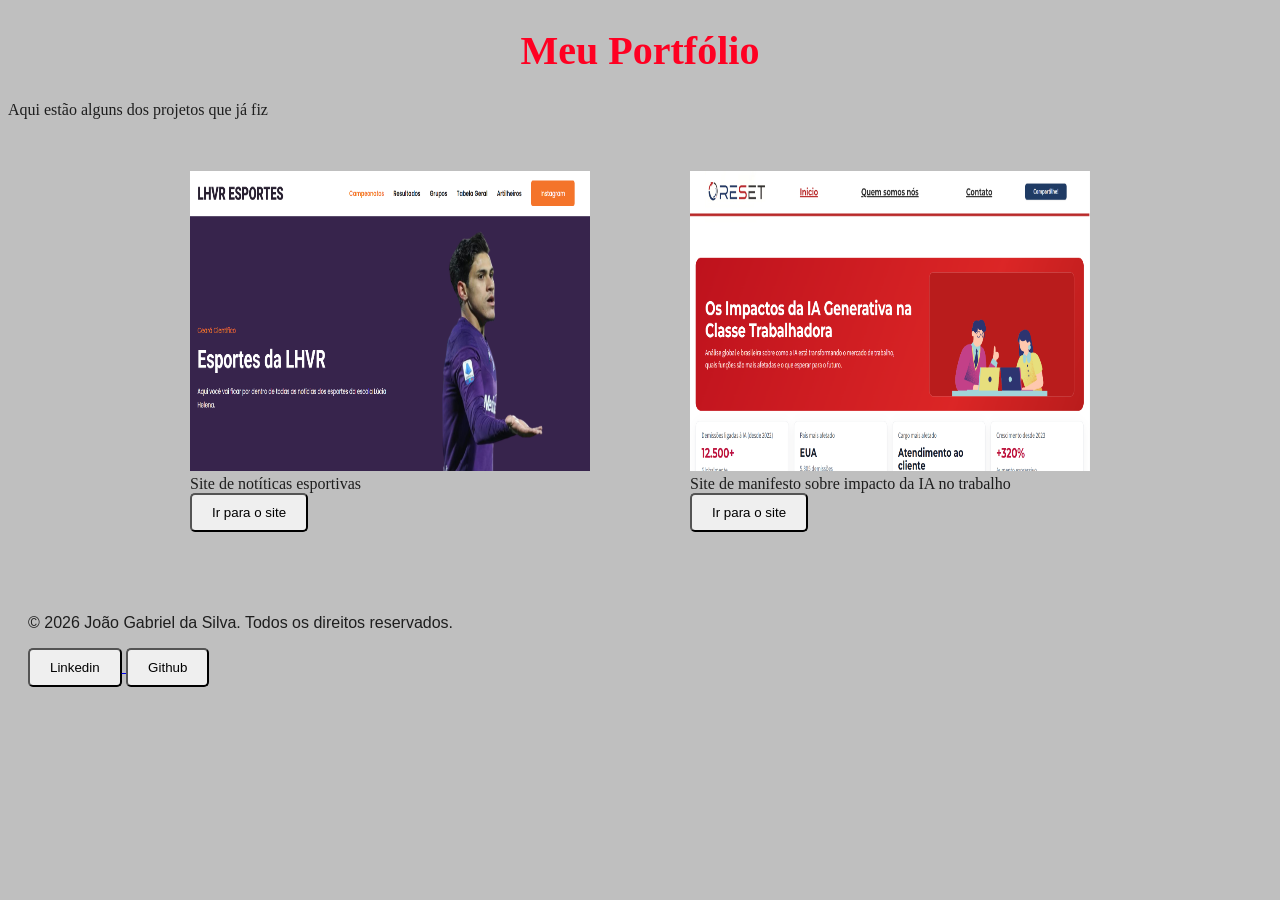
<file: index.html>
<!DOCTYPE html>
<html lang="pt-BR">
<head>
    <meta charset="UTF-8">
    <meta name="viewport" content="width=device-width, initial-scale=1.0">
    <title>Minha Primeira Página</title>
    <link rel="stylesheet" href="style.css">
</head>
<body>
    <h1 id="titulo-principal">Meu Portfólio</h1>
    <p>Aqui estão alguns dos projetos que já fiz</p>
    <article class="article">
        <figure>
             <img src="lhvr esportes.png" alt="Site de notícias esportivas" width="400px" height="300px"> 
            <figcaption>Site de notíticas esportivas</figcaption>
             <a href="https://lhvr-news.vercel.app/index.html">
      <button class="botao-primario">Ir para o site</button>
     </a>
        </figure>
        <figure>
            <img src="manisfesto reset.png" alt="Manifesto do impacto da IA na classe trabalhadora" width="400px" height="300px">
            <figcaption>Site de manifesto sobre impacto da IA no trabalho</figcaption>
             <a href="https://manifesto-reset.vercel.app/#/">
      <button class="botao-primario">Ir para o site</button>
     </a>
        </figure>
        
        
    </article>
    <footer class="rodape-principal">
  <article>
    <p>&copy; 2026 João Gabriel da Silva. Todos os direitos reservados.</p>
    
    
      <a href="https://www.linkedin.com/in/joão-silva-2331a2423?utm_source=share_via&utm_content=profile&utm_medium=member_ios">
        <button class="botao-primario">Linkedin</button>
      </a>
      <a href="https://github.com/joaogabrielsmd/AUTORA-O-II">
         <button class="botao-primario">Github</button>
      </a>
      
    
  </article>
</footer>

    
    
    
</body>
</html>
</file>
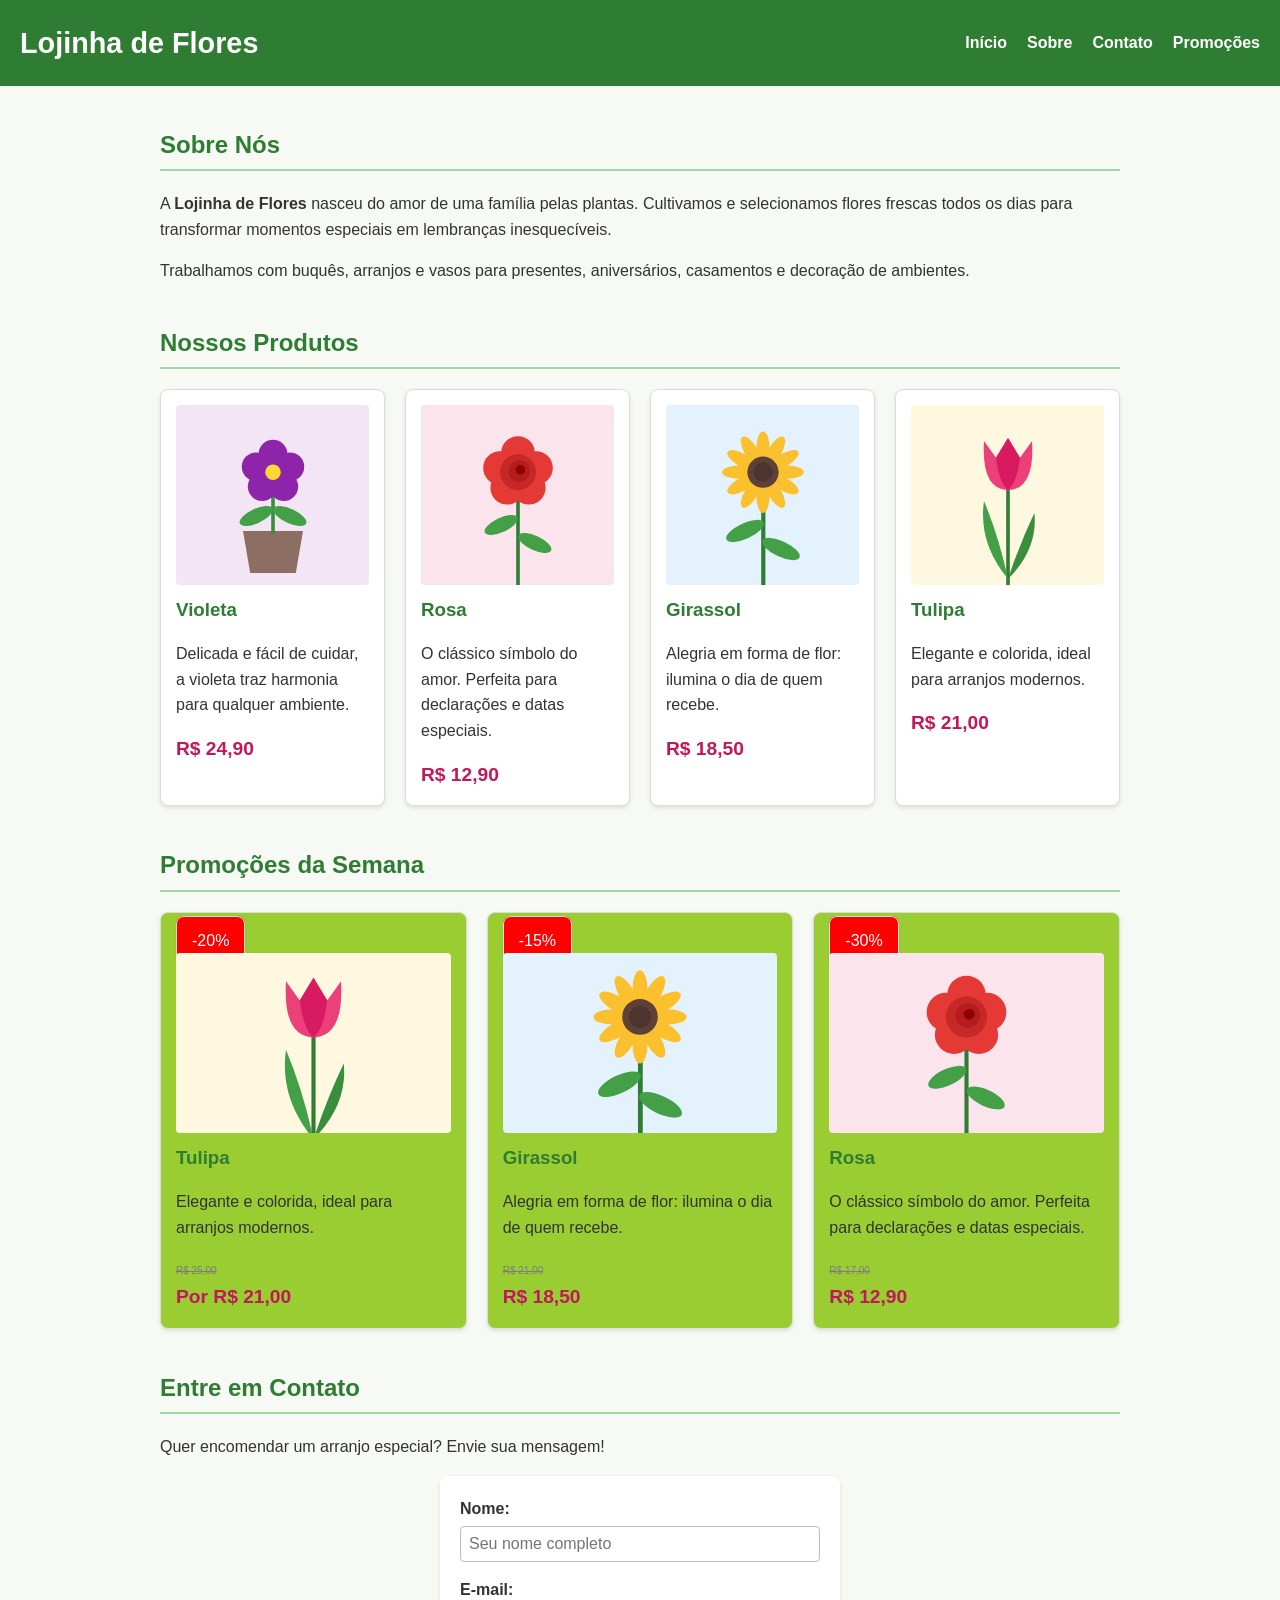
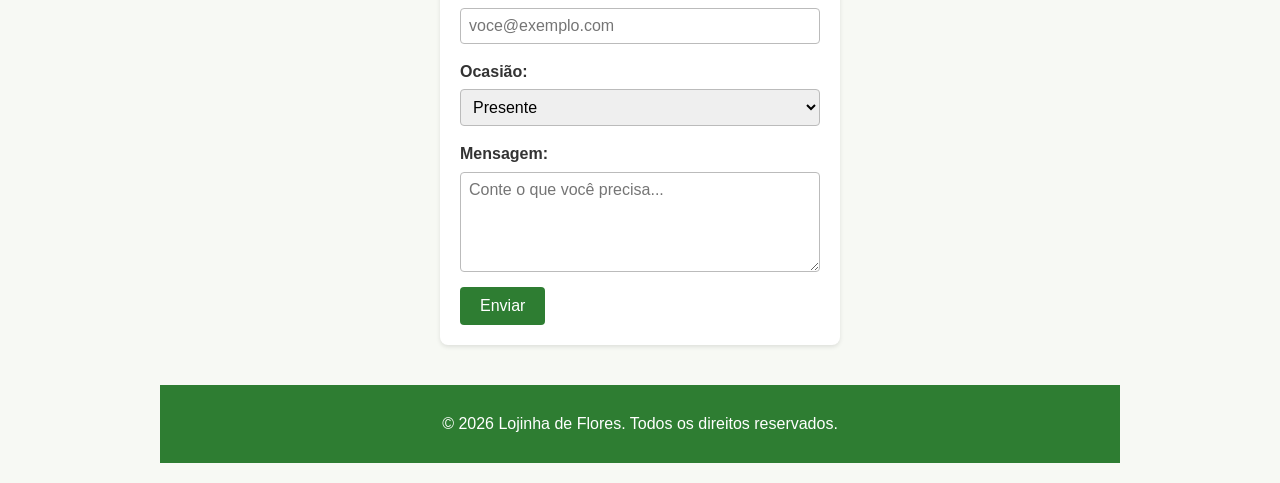
<file: lojinha-de-flores/index.html>
<!DOCTYPE html>
<html lang="pt-br">
<head>
    <meta charset="UTF-8">
    <meta name="viewport" content="width=device-width, initial-scale=1.0">
    <title>Lojinha de Flores</title>
    <link rel="stylesheet" href="style.css">
</head>
<body>
    <header id="inicio">
        <h1>Lojinha de Flores</h1>
        <nav>
            <ul>
            <li><a href="#inicio">Início</a></li>
            <li><a href="#sobre">Sobre</a></li>
            <li><a href="#contato">Contato</a></li>
            <li><a href="#promocoes">Promoções</a></li>
            </ul>
        </nav>
    </header>
    <main>
        <section id="sobre">
            <h2>Sobre Nós</h2>
            <p>
            A <strong>Lojinha de Flores</strong> nasceu do amor de uma família pelas plantas.
            Cultivamos e selecionamos flores frescas todos os dias para transformar
            momentos especiais em lembranças inesquecíveis.
        </p>
        <p>
            Trabalhamos com buquês, arranjos e vasos para presentes, aniversários,
            casamentos e decoração de ambientes.
        </p>
        </section>
        <section id="produtos">
            <h2>Nossos Produtos</h2>
            <div class="lista-produtos">
                <article class="produto">
                    <img src="img/violeta.svg" alt="Ilustração de um vaso de violetas roxas">
                    <h3>Violeta</h3>
                    <p>Delicada e fácil de cuidar, a violeta traz harmonia para qualquer ambiente.</p>
                    <p class="preco">R$ 24,90</p>
                </article>
                <article class="produto">
                    <img src="img/rosa.svg" alt="Ilustração de uma rosa vermelha">
                    <h3>Rosa</h3>
                    <p>O clássico símbolo do amor. Perfeita para declarações e datas especiais.</p>
                    <p class="preco">R$ 12,90</p>
                </article>
                <article class="produto">
                    <img src="img/girassol.svg" alt="Ilustração de um girassol amarelo">
                    <h3>Girassol</h3>
                     <p>Alegria em forma de flor: ilumina o dia de quem recebe.</p>
                     <p class="preco">R$ 18,50</p>
                </article>
                <article class="produto">
                    <img src="img/tulipa.svg" alt="Ilustração de uma tulipa flor-de-rosa">
                    <h3>Tulipa</h3>
                    <p>Elegante e colorida, ideal para arranjos modernos.</p>
                    <p class="preco">R$ 21,00</p>
                </article>
            </div>
        </section>
        <section id="promocoes">
            <h2>Promoções da Semana</h2>
            <div class="lista-produtos">
             <article class="produto promocao">
                <span class="selo">-20%</span>
                    <img src="img/tulipa.svg" alt="Ilustração de uma tulipa flor-de-rosa">
                    <h3>Tulipa</h3>
                    <p>Elegante e colorida, ideal para arranjos modernos.</p>
                    <del>R$ 25,00</del>
                    <p class="preco"> Por R$ 21,00</p>
                </article>
                <article class="produto promocao">
                    <span class="selo">-15%</span>
                    <img src="img/girassol.svg" alt="Ilustração de um girassol amarelo">
                    <h3>Girassol</h3>
                     <p>Alegria em forma de flor: ilumina o dia de quem recebe.</p>
                     <del>R$ 21,00</del>
                     <p class="preco">R$ 18,50</p>
                </article>
                <article class="produto promocao">
                    <span class="selo">-30%</span>
                    <img src="img/rosa.svg" alt="Ilustração de uma rosa vermelha">
                    <h3>Rosa</h3>
                    <p>O clássico símbolo do amor. Perfeita para declarações e datas especiais.</p>
                    <del>R$ 17,00</del>
                    <p class="preco">R$ 12,90</p>
                </article>

            </div>
        </section>
        <section id="contato">
            <h2>Entre em Contato</h2>
             <p>Quer encomendar um arranjo especial? Envie sua mensagem!</p>

             <form action="#" method="get">
                <label for="nome">Nome:</label>
                <input type="text" id="nome" name="nome" placeholder="Seu nome completo" required>

                <label for="email">E-mail:</label>
                <input type="email" id="email" name="email" placeholder="voce@exemplo.com" required>

                <label for="ocasiao">Ocasião:</label>
                <select id="ocasiao" name="ocasiao">
                     <option value="presente">Presente</option>
                    <option value="aniversario">Aniversário</option>
                    <option value="casamento">Casamento</option>
                    <option value="decoracao">Decoração</option>
                </select>

                <label for="mensagem">Mensagem:</label>
                <textarea id="mensagem" name="mensagem" placeholder="Conte o que você precisa..." required></textarea>

                <button type="submit">Enviar</button>
             </form>
        </section>
        <footer>
            <p>&copy; 2026 Lojinha de Flores. Todos os direitos reservados.</p>
        </footer>
    </main>
    
</body>
</html>
</file>
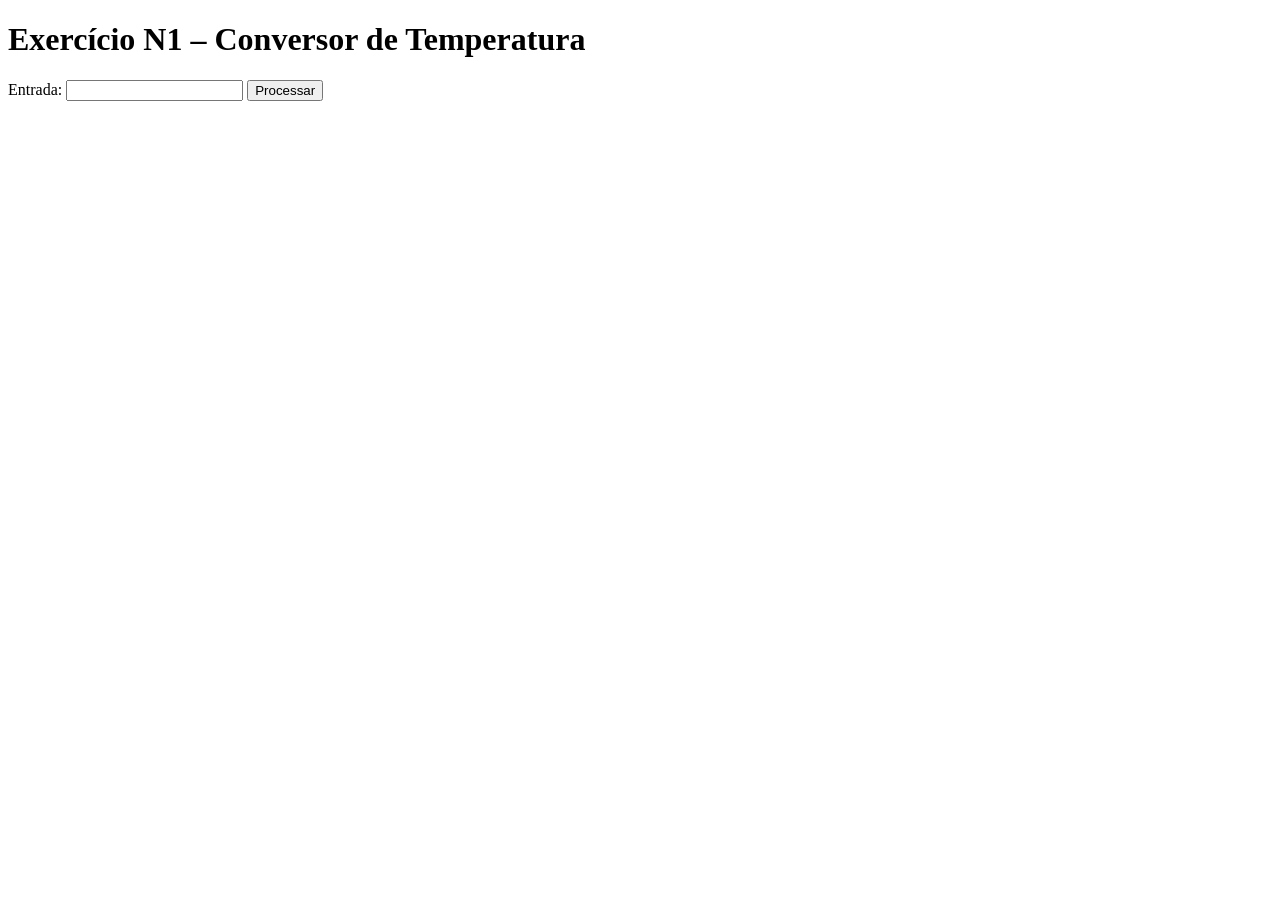
<file: lista-de-exercicios-1/ex01/index.html>
<!DOCTYPE html>
<html lang="pt-BR">
<head>
  <meta charset="UTF-8">
  <meta name="viewport" content="width=device-width, initial-scale=1.0">
  <title>Exercício N1 – Conversor de Temperatura</title>
  <script src="script.js" defer></script>
</head>
<body>
  <h1>Exercício N1 – Conversor de Temperatura</h1>
  <form id="formulario">
    <label for="entrada">Entrada:</label>
    <input type="text" id="entrada">
    <button type="submit" id="processar">Processar</button>
  
   
  </form>
  <p id="saida" aria-live="polite"></p>
</body>
</html>
</file>
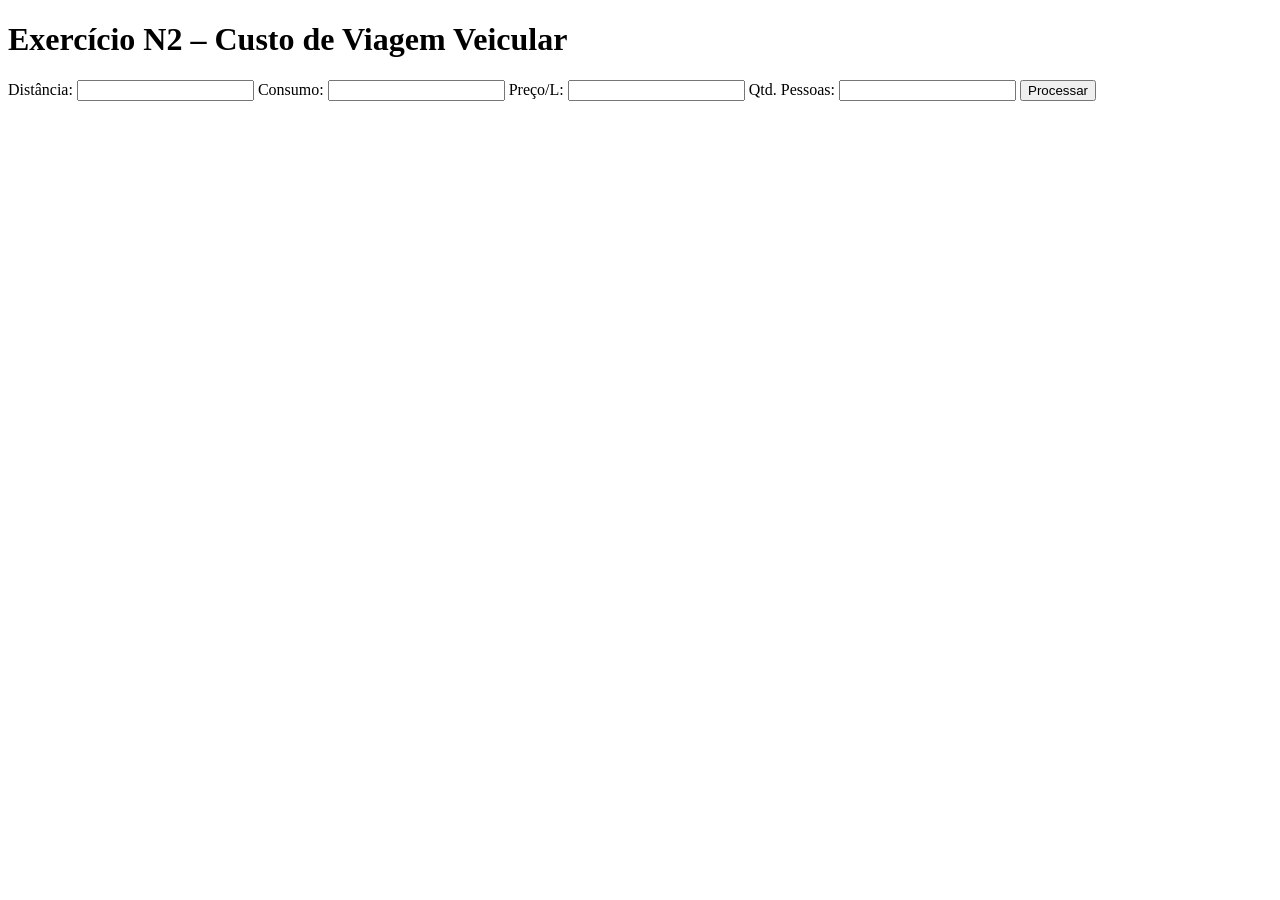
<file: lista-de-exercicios-1/ex02/index.html>
<!DOCTYPE html>
<html lang="pt-BR">
<head>
  <meta charset="UTF-8">
  <meta name="viewport" content="width=device-width, initial-scale=1.0">
  <title>Exercício N2 – Custo de Viagem Veicular</title>
  <script src="script.js" defer></script>
</head>
<body>
  <h1>Exercício N2 – Custo de Viagem Veicular</h1>
  <form id="formulario">
    <label for="entradadist">Distância:</label>
    <input type="text" id="entradadist" inputmode="decimal" required>
     <label for="entradac">Consumo:</label>
    <input type="text" id="entradac" inputmode="decimal" required>
     <label for="entradapreco">Preço/L:</label>
    <input type="text" id="entradapreco" inputmode="decimal" required>
     <label for="entradap">Qtd. Pessoas:</label>
    <input type="text" id="entradap" inputmode="numeric" required>
    <button type="submit" id="processar">Processar</button>
  </form>
  <p id="saida" aria-live="polite"></p>
</body>
</html>
</file>
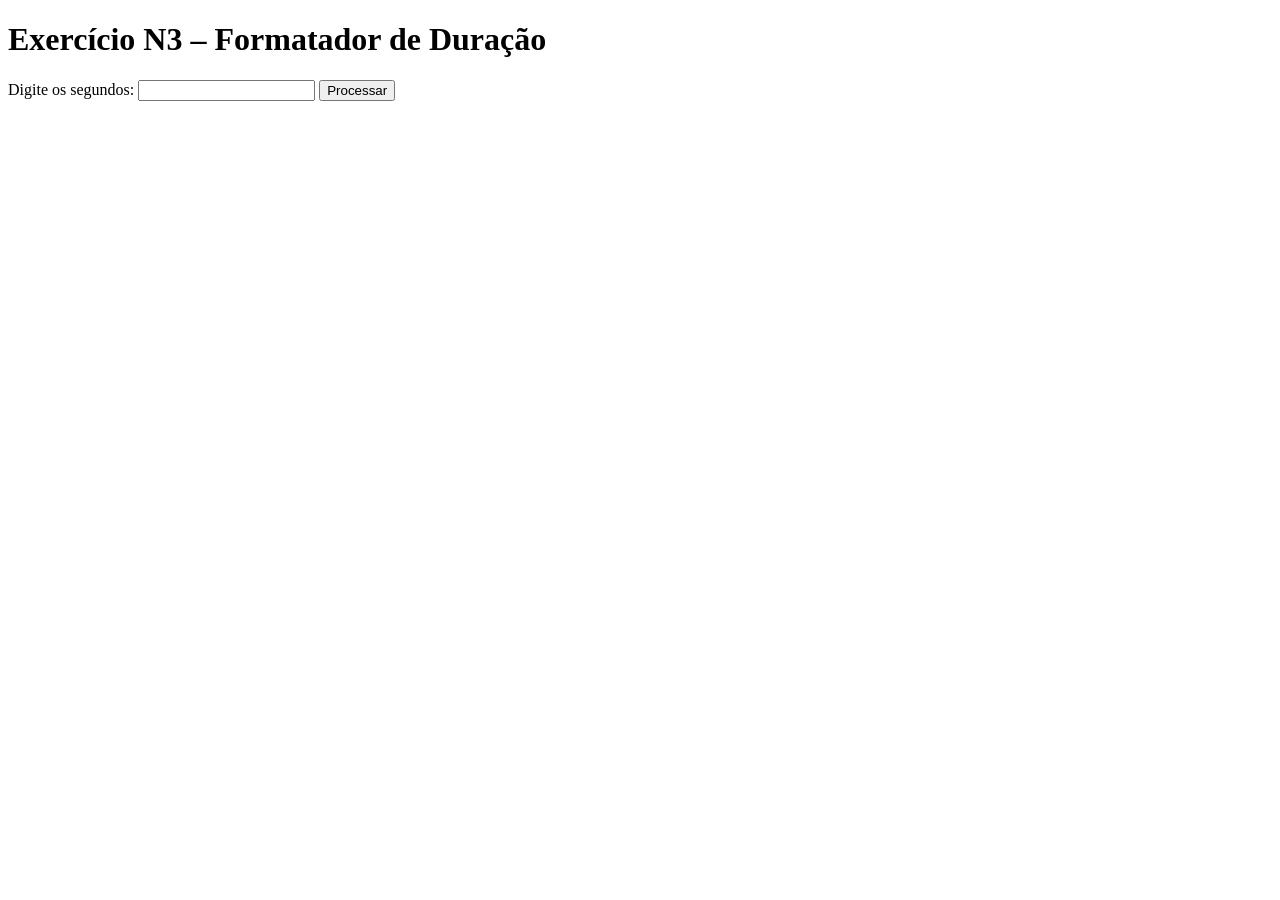
<file: lista-de-exercicios-1/ex03/index.html>
<!DOCTYPE html>
<html lang="pt-BR">
<head>
  <meta charset="UTF-8">
  <meta name="viewport" content="width=device-width, initial-scale=1.0">
  <title>Exercício N3 – Formatador de Duração</title>
  <script src="script.js" defer></script>
</head>
<body>
  <h1>Exercício N3 – Formatador de Duração</h1>
  <form id="formulario">
    <label for="entrada">Digite os segundos:</label>
    <input type="number" id="entrada" required>
    <button type="submit" id="processar">Processar</button>
  </form>
  <p id="saida" aria-live="polite"></p>
</body>
</html>
</file>
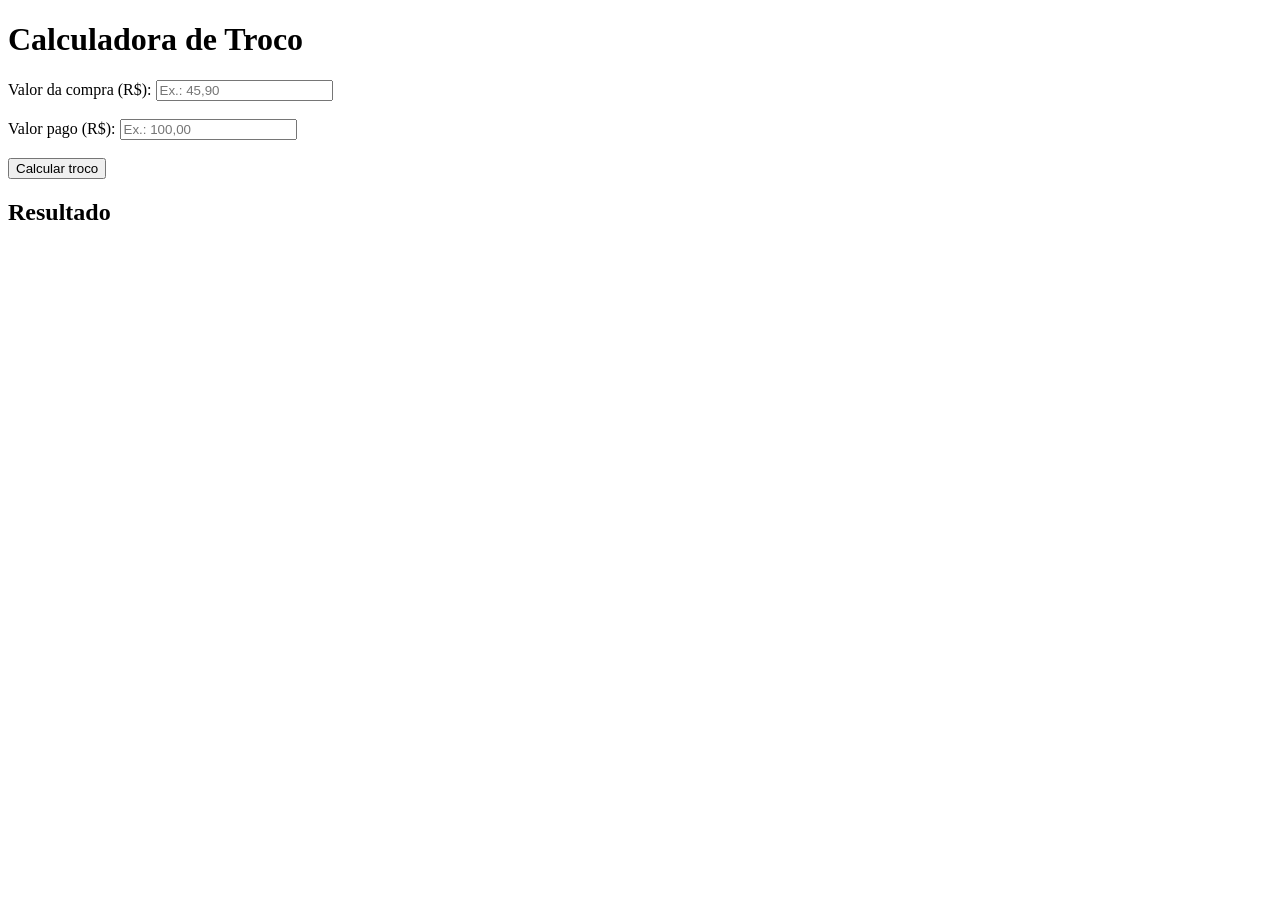
<file: lista-de-exercicios-1/ex04/index.html>
<!DOCTYPE html>
<html lang="pt-BR">
<head>
  <meta charset="UTF-8">
  <meta name="viewport" content="width=device-width, initial-scale=1.0">
  <title>Calculadora de Troco</title>
  <script src="script.js" defer></script>
</head>
<body>

  <h1>Calculadora de Troco</h1>

  <label for="compra">Valor da compra (R$):</label>
  <input
    type="text"
    id="compra"
    placeholder="Ex.: 45,90"
    inputmode="decimal"
  >

  <br><br>

  <label for="pago">Valor pago (R$):</label>
  <input
    type="text"
    id="pago"
    placeholder="Ex.: 100,00"
    inputmode="decimal"
  >

  <br><br>

  <button id="calcular">Calcular troco</button>

  <h2>Resultado</h2>
  <div id="resultado" aria-live="polite"></div>

</body>
</html>
</file>
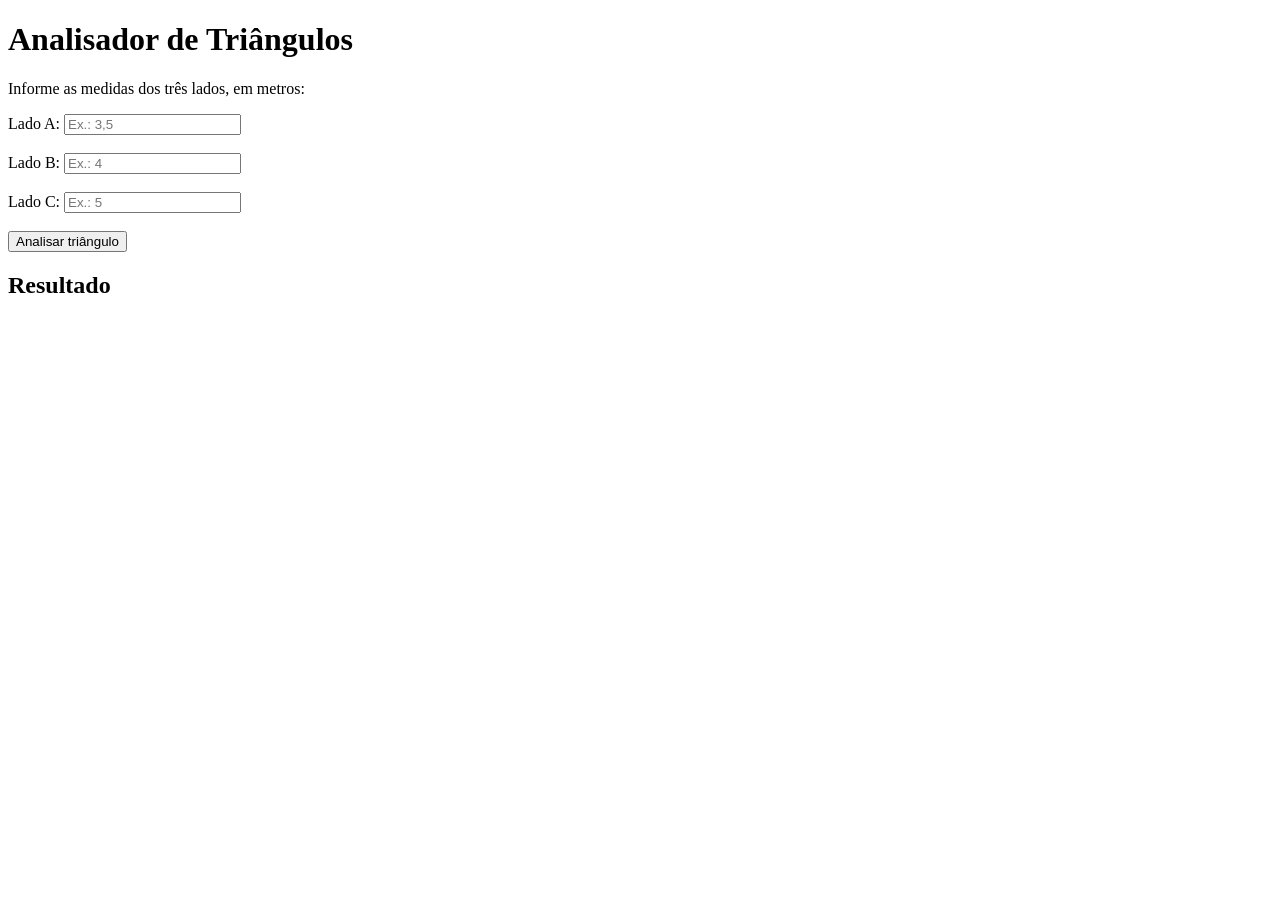
<file: lista-de-exercicios-1/ex05/index.html>
<!DOCTYPE html>
<html lang="pt-BR">

<head>
  <meta charset="UTF-8">
  <meta name="viewport" content="width=device-width, initial-scale=1.0">

  <title>Analisador de Triângulos</title>

  <script src="script.js" defer></script>
</head>

<body>

  <h1>Analisador de Triângulos</h1>

  <p>Informe as medidas dos três lados, em metros:</p>

  <label for="ladoA">Lado A:</label>
  <input type="text" id="ladoA" placeholder="Ex.: 3,5"
         inputmode="decimal">

  <br><br>

  <label for="ladoB">Lado B:</label>
  <input type="text" id="ladoB" placeholder="Ex.: 4"
         inputmode="decimal">

  <br><br>

  <label for="ladoC">Lado C:</label>
  <input type="text" id="ladoC" placeholder="Ex.: 5"
         inputmode="decimal">

  <br><br>

  <button id="calcular">Analisar triângulo</button>

  <h2>Resultado</h2>

  <div id="resultado" aria-live="polite"></div>

</body>
</html>
</file>
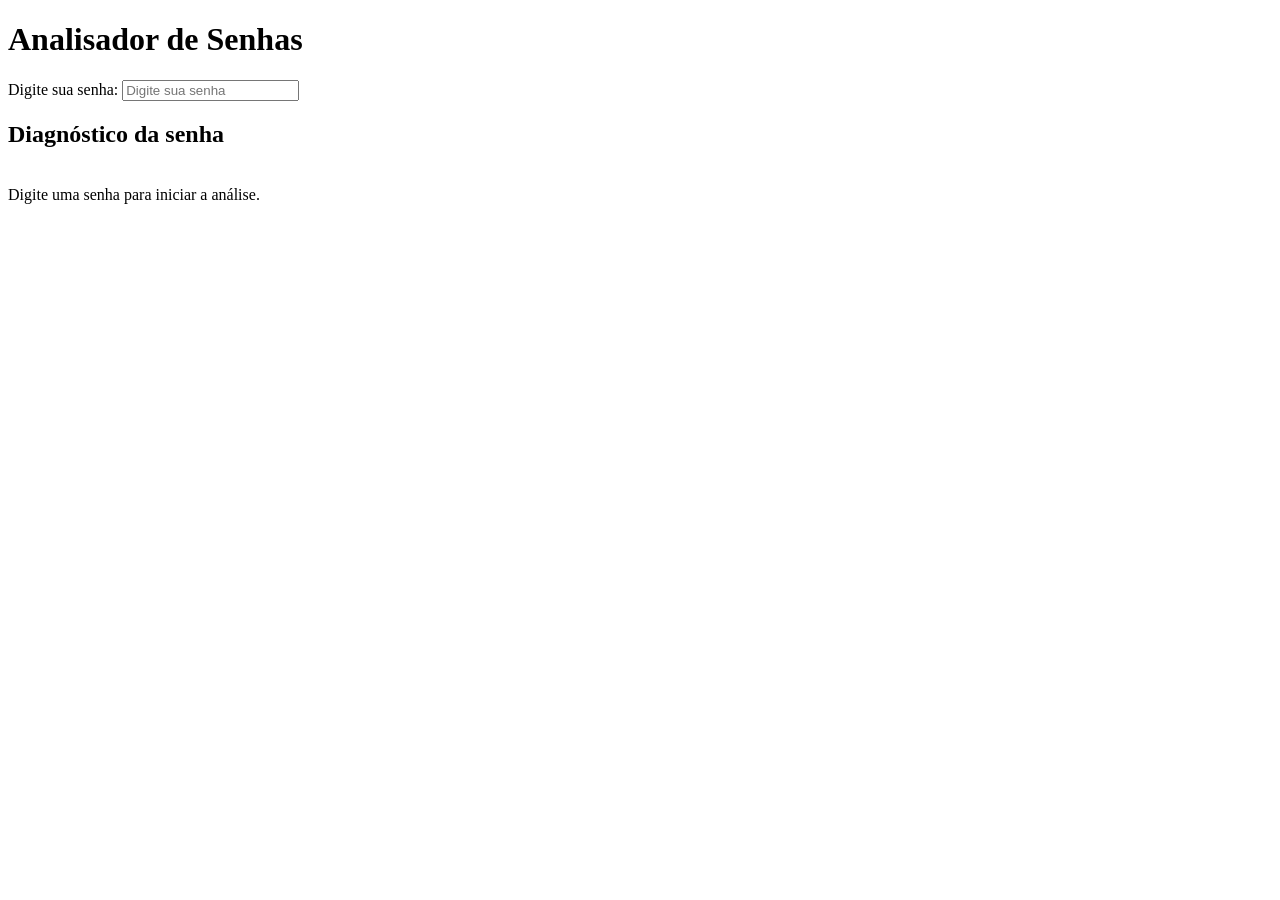
<file: lista-de-exercicios-1/ex06/index.html>
<!DOCTYPE html>
<html lang="pt-BR">

<head>
  <meta charset="UTF-8">
  <meta name="viewport" content="width=device-width, initial-scale=1.0">

  <title>Analisador de Senhas</title>

  <script src="script.js" defer></script>

  <style>
    .fraca {
      color: red;
    }

    .media {
      color: orange;
    }

    .forte {
      color: green;
    }

    #resultado {
      white-space: pre-line;
    }
  </style>
</head>

<body>

  <h1>Analisador de Senhas</h1>

  <label for="senha">Digite sua senha:</label>

  <input
    type="password"
    id="senha"
    placeholder="Digite sua senha"
    autocomplete="off"
  >

  <h2>Diagnóstico da senha</h2>

  <div id="resultado" aria-live="polite">
    Digite uma senha para iniciar a análise.
  </div>

</body>
</html>
</file>
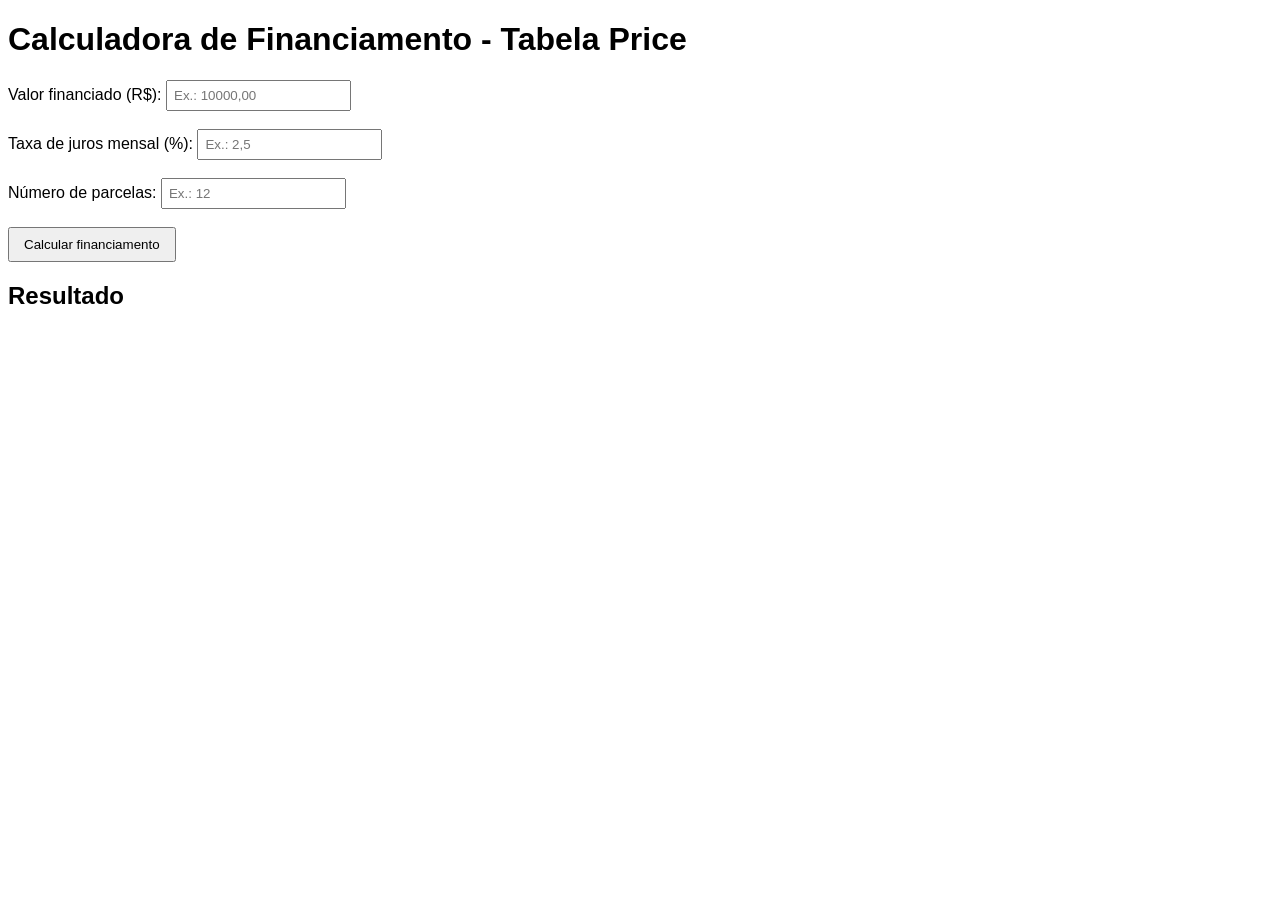
<file: lista-de-exercicios-1/ex07/index.html>
<!DOCTYPE html>
<html lang="pt-BR">

<head>
  <meta charset="UTF-8">
  <meta name="viewport" content="width=device-width, initial-scale=1.0">

  <title>Calculadora Tabela Price</title>

  <script src="script.js" defer></script>

  <style>
    body {
      font-family: Arial, sans-serif;
    }

    input {
      padding: 6px;
    }

    button {
      padding: 8px 14px;
      cursor: pointer;
    }

    table {
      border-collapse: collapse;
      margin-top: 20px;
      width: 100%;
    }

    th, td {
      border: 1px solid #999;
      padding: 8px;
      text-align: center;
    }

    th {
      background-color: #ddd;
    }

    #resultado {
      margin-top: 20px;
      white-space: pre-line;
    }
  </style>
</head>

<body>

  <h1>Calculadora de Financiamento - Tabela Price</h1>

  <label for="valor">Valor financiado (R$):</label>
  <input type="text" id="valor" placeholder="Ex.: 10000,00"
         inputmode="decimal">

  <br><br>

  <label for="taxa">Taxa de juros mensal (%):</label>
  <input type="text" id="taxa" placeholder="Ex.: 2,5"
         inputmode="decimal">

  <br><br>

  <label for="parcelas">Número de parcelas:</label>
  <input type="number" id="parcelas" min="1" step="1"
         placeholder="Ex.: 12">

  <br><br>

  <button id="calcular">Calcular financiamento</button>

  <h2>Resultado</h2>

  <div id="resultado"></div>

  <div id="tabela-container"></div>

</body>
</html>
</file>
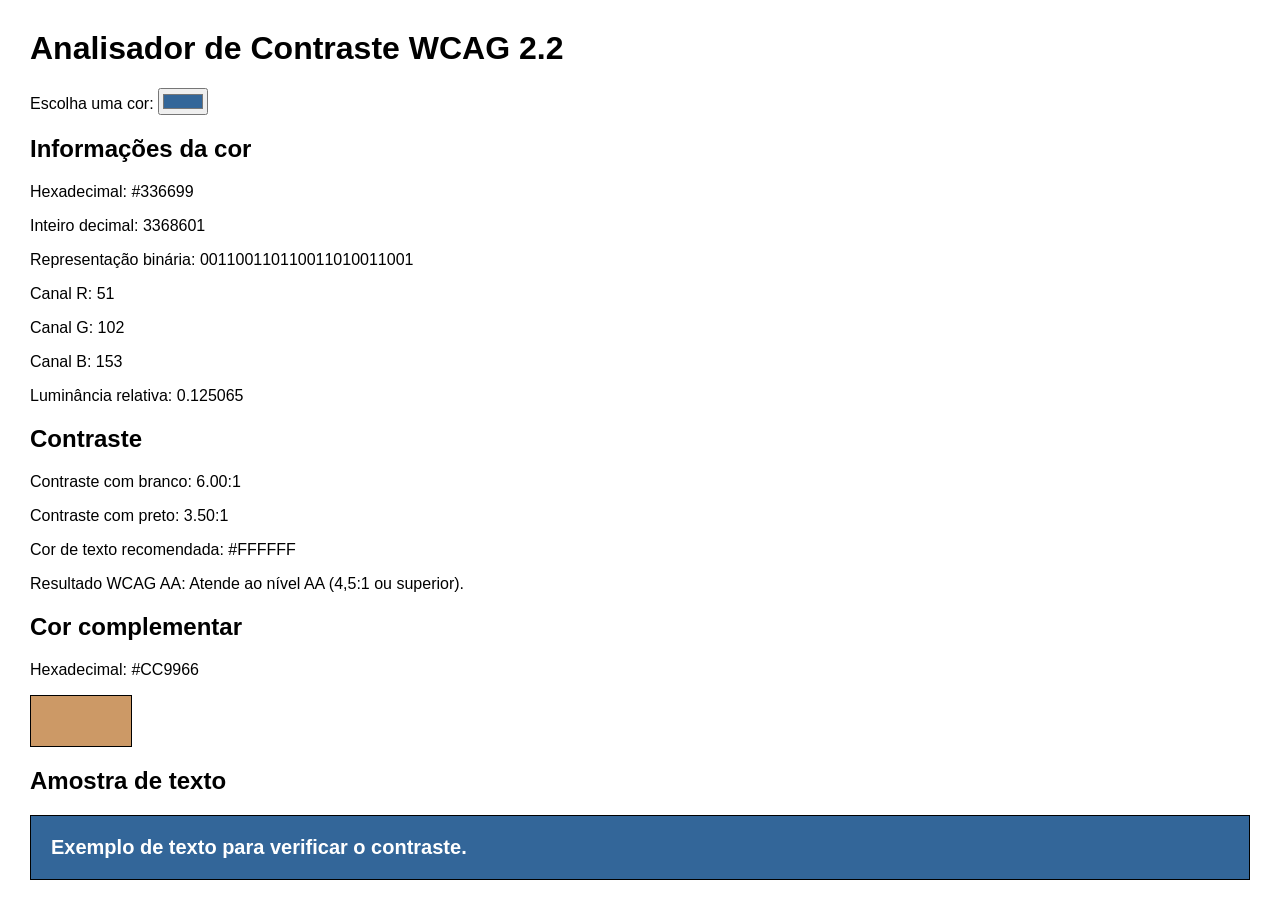
<file: lista-de-exercicios-1/ex08/index.html>
<!DOCTYPE html>
<html lang="pt-BR">
<head>
  <meta charset="UTF-8">
  <meta name="viewport" content="width=device-width, initial-scale=1.0">
  <title>Analisador de Contraste WCAG</title>

  <style>
    body {
      font-family: Arial, sans-serif;
      margin: 30px;
    }

    section {
      margin-bottom: 20px;
    }

    .cor {
      width: 100px;
      height: 50px;
      border: 1px solid black;
      margin-top: 8px;
    }

    #amostra {
      padding: 20px;
      margin-top: 15px;
      border: 1px solid black;
      font-size: 20px;
      font-weight: bold;
    }
  </style>

  <script src="script.js" defer></script>
</head>

<body>

  <h1>Analisador de Contraste WCAG 2.2</h1>

  <section>
    <label for="seletorCor">Escolha uma cor:</label>
    <input type="color" id="seletorCor" value="#336699">
  </section>

  <section>
    <h2>Informações da cor</h2>
    <p>Hexadecimal: <span id="hexadecimal"></span></p>
    <p>Inteiro decimal: <span id="inteiro"></span></p>
    <p>Representação binária: <span id="binario"></span></p>

    <p>Canal R: <span id="canalR"></span></p>
    <p>Canal G: <span id="canalG"></span></p>
    <p>Canal B: <span id="canalB"></span></p>

    <p>Luminância relativa: <span id="luminancia"></span></p>
  </section>

  <section>
    <h2>Contraste</h2>
    <p>Contraste com branco: <span id="contrasteBranco"></span></p>
    <p>Contraste com preto: <span id="contrastePreto"></span></p>
    <p>Cor de texto recomendada: <span id="corTexto"></span></p>
    <p>Resultado WCAG AA: <span id="resultadoAA"></span></p>
  </section>

  <section>
    <h2>Cor complementar</h2>
    <p>Hexadecimal: <span id="complementar"></span></p>
    <div id="amostraComplementar" class="cor"></div>
  </section>

  <section>
    <h2>Amostra de texto</h2>
    <div id="amostra">
      Exemplo de texto para verificar o contraste.
    </div>
  </section>

</body>
</html>
</file>
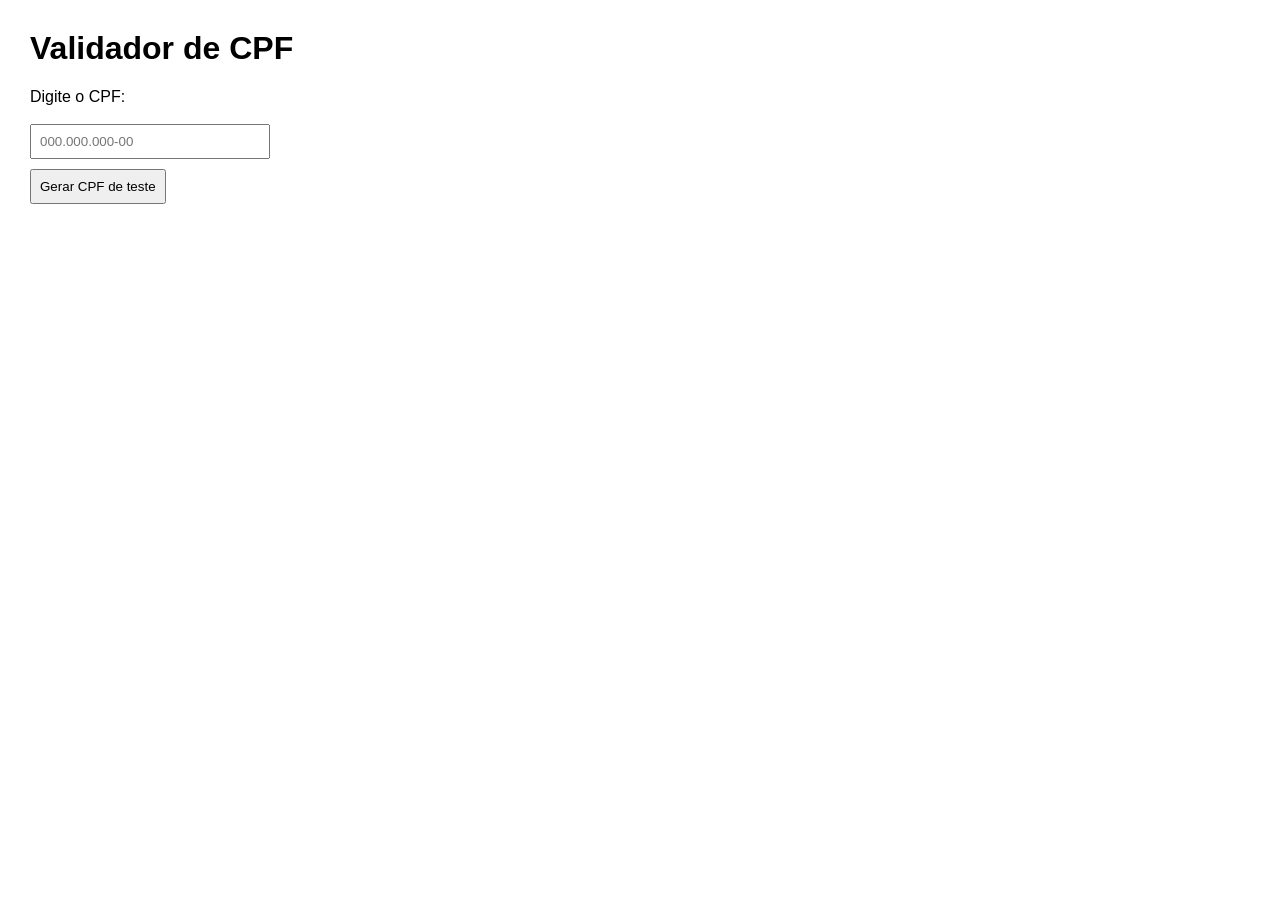
<file: lista-de-exercicios-1/ex09/index.html>
<!DOCTYPE html>
<html lang="pt-BR">

<head>
  <meta charset="UTF-8">
  <meta name="viewport" content="width=device-width, initial-scale=1.0">

  <title>Validador de CPF</title>

  <script src="script.js" defer></script>

  <style>
    body {
      font-family: Arial, sans-serif;
      margin: 30px;
    }

    input {
      padding: 8px;
      width: 220px;
    }

    button {
      padding: 8px;
      margin-top: 10px;
      cursor: pointer;
    }

    #resultado {
      margin-top: 20px;
      white-space: pre-line;
    }

    .valido {
      color: green;
    }

    .invalido {
      color: red;
    }
  </style>

</head>

<body>

  <h1>Validador de CPF</h1>

  <label for="cpf">Digite o CPF:</label>
  <br><br>

  <input
    type="text"
    id="cpf"
    placeholder="000.000.000-00"
    maxlength="14"
  >

  <br>

  <button type="button" id="gerar">
    Gerar CPF de teste
  </button>

  <div id="resultado" aria-live="polite"></div>

</body>

</html>
</file>
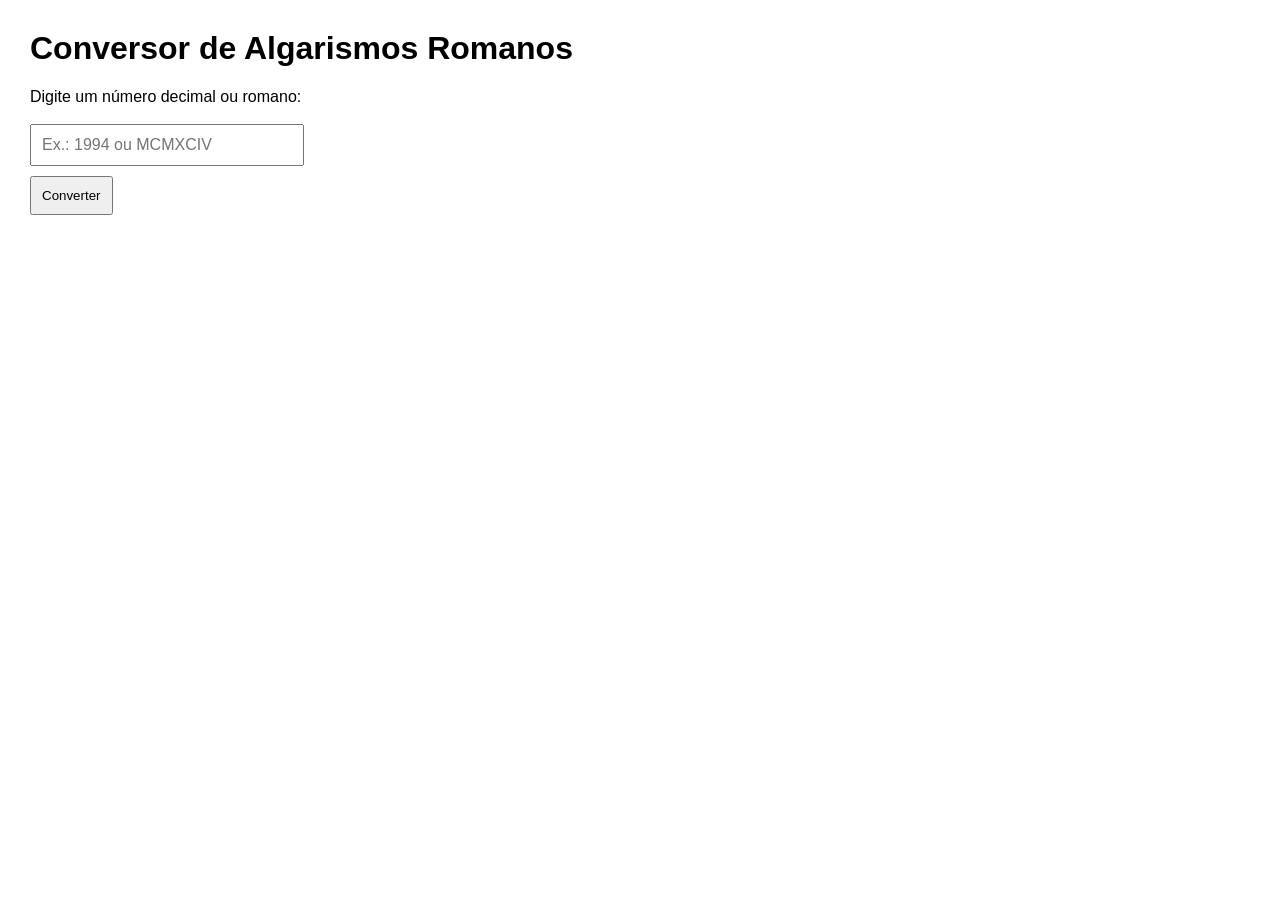
<file: lista-de-exercicios-1/ex10/index.html>
<!DOCTYPE html>
<html lang="pt-BR">

<head>
  <meta charset="UTF-8">
  <meta name="viewport" content="width=device-width, initial-scale=1.0">

  <title>Conversor de Algarismos Romanos</title>

  <script src="script.js" defer></script>

  <style>
    body {
      font-family: Arial, sans-serif;
      margin: 30px;
    }

    input {
      padding: 10px;
      width: 250px;
      font-size: 16px;
    }

    button {
      padding: 10px;
      margin-top: 10px;
      cursor: pointer;
    }

    #resultado {
      margin-top: 20px;
      white-space: pre-line;
    }

    .erro {
      color: red;
    }

    .sucesso {
      color: green;
    }
  </style>

</head>

<body>

  <h1>Conversor de Algarismos Romanos</h1>

  <label for="entrada">
    Digite um número decimal ou romano:
  </label>

  <br><br>

  <input
    type="text"
    id="entrada"
    placeholder="Ex.: 1994 ou MCMXCIV"
  >

  <br>

  <button type="button" id="converter">
    Converter
  </button>

  <div id="resultado" aria-live="polite"></div>

</body>

</html>
</file>
<file: style.css>
:root{
    --bg-color: #bfbfbf;
    --surperficie-color: #1e1e1e;
    --destaque-color: #ff0022;
 }
 .projects-grid{
    display: grid;
    grid-template-columns: repeat(auto-fit, minmax(300px, 1fr));
    gap: 30px;
 }
 @media (max-width: 600px){
    .header .container{
        flex-direction: column;
        gap: 15px;
    }
 }
 h1{
            font-size: 20px;
            color: var(--destaque-color);
        }
  h1{
            font-weight: 900;
        }
  body{
    background-color: var(--bg-color);
    color: var(--surperficie-color);
  } 
  p{
    color: var(--surperficie-color);
  }         
  .texto-destaque{
    font-weight: bold;
    color: var(--destaque-color);
  }
  .botao-primario{
    padding: 10px 20px;
    border-radius: 5px;
    
  }
 .article{
  display: flex;
  flex-direction: row;
  justify-content: center;
  gap: 20px;
  flex-wrap: wrap;
  padding: 20px;
 }
 .rodape-principal {
  background-color: var(--bg-color);
  color: var(--surperficie-color);            
  padding: 30px 20px;       
  font-family: sans-serif;
}


 
  #titulo-principal{
    font-size: 2.5rem;
    text-align: center;
  }
  #enviar{
    margin-top: 20px;
  }
</file>
<file: lojinha-de-flores/style.css>
*{
    box-sizing: border-box;
}

html{
    scroll-behavior: smooth;
}

body{
    font-family: Arial, Helvetica, sans-serif;
    margin: 0;
    padding: 0;
    line-height: 1.6;
    color: #333333; 
    background-color: #f7f9f4;
}

header{
    background-color: #2e7d32;
    color: white;
    padding: 20px;
    display: flex;
    justify-content: space-between;
    align-items: center;
    flex-wrap: wrap;
    gap: 10px;
}

header h1{
    margin: 0;
    font-size: 1.8rem;
}

nav ul{
    list-style-type: none;
    margin: 0;
    padding: 0;
    display: flex;
    gap: 20px;
}

nav a{
    color: white;
    text-decoration: none;
    font-weight: bold;
    padding-bottom: 4px;
    border-bottom: 2px solid transparent;
}

nav a:hover{
    border-bottom-color: white;
}

main{
    max-width: 1000px;
    margin: 0 auto;
    padding: 20px;
}

section{
    margin-bottom: 40px;
}

h2{
    color: #2e7d32;
    border-bottom: 2px solid #a5d6a7;
    padding-bottom: 5px;
}

.lista-produtos{
    display: grid;
    grid-template-columns: repeat(auto-fit, minmax(200px, 1fr));
    gap: 20px;
    position: relative;
        transition: transform 0.3s ease  /* Transição suave */
}
/* Subida dos cards de promoção ao passar o mouse por cima dos mesmos */
.lista-produtos :hover{
    transform: translateY(-5px)
}
/* Adição da sombra ao fundo dos cards durante a transição (Regra para guardar os valores de before aplicados abaixo) */
.lista-produtos ::before{
    content: "";
    position: absolute;
    top: 0; left: 0; width: 100%; height: 100%;
    box-shadow: 0 20px 30px rgba(0, 0, 0, 0.12);
    opacity: 0;
    transition: opacity 0.4s cubic-bezier(0.25, 1, 0.5, 1);
     z-index: -1;
}
/* Regra para juntar os atributos de hover e before na mesma regra para serem aplicados durante a transição */
.lista-produtos :hover ::before{
    opacity: 1;
}



.produto{
    background-color: white;
    border: 1px solid #dddddd;
    border-radius: 8px;
    padding: 15px;
    box-shadow: 0 2px 4px rgba(0,0,0,0.1);
}

.produto img{
    display: block;
    width: 100%;
    height: 180px;
    object-fit: cover;
    border-radius: 4px;
}

.produto h3{
    margin: 10px 0 5px;
    color: #2e7d32;
}

.preco{
    margin: 0;
    font-size: 1.2rem;
    font-weight: bold;
    color: #c2185b;
}

form{
    max-width: 400px;
    margin: 0 auto;
    padding: 20px;
    background-color: white;
    border-radius: 8px;
    box-shadow: 0 2px 4px rgba(0, 0, 0, 0.1);
}

form label,
form input,
form select,
form textarea{
    display: block;
    width: 100%;
}

form label{
    font-weight: bold;
    margin-bottom: 5px;
}

form input,
form select,
form textarea{
    margin-bottom: 15px;
    padding: 8px;
    border: 1px solid #bbbbbb;
    border-radius: 4px;
    font-family: inherit;
    font-size: 1rem;
}

form input:focus,
form select:focus,
form textarea:focus{
    border-color: #2e7d32;
    outline: 2px solid #a5d6a7;
}

form textarea{
    height: 100px;
    resize: vertical;
}

form button{
    background-color: #2e7d32;
    color: white;
    border: none;
    border-radius: 4px;
    padding: 10px 20px;
    font-size: 1rem;
    cursor: pointer;
    transition: background-color 0.3s;
}

form button:hover{
    background-color: #1b5e20;
}

footer{
    background-color: #2e7d32;
    color: white;
    text-align: center;
    padding: 10px 0;
}

/* Regra para que os cards de promoção tenham cor de fundo diferente dos restantes dos card da página */
.promocao{
    background-color: yellowgreen;
}
/* Regra para criar o selo com cor de fundo direferente, no canto superior do cartão e sobreposto à imagem */
.selo{
    background-color: red;
    border: 1px solid #dddddd;
    border-radius: 8px;
    padding: 15px;
    box-shadow: 0 4px 2px rgba(0,0,0,0.1);
    color: white;
    
    
}
/* Regra para que os preços antigos apareçam com fonte menor e em cinza*/
del{
    font-size: 10px;
    color: #7d7d7d;
}

@media (max-width: 600px){
    header{
        flex-direction: column;
        text-align: center;
    }

    nav ul{
        gap: 12px;
    }
}
</file>
